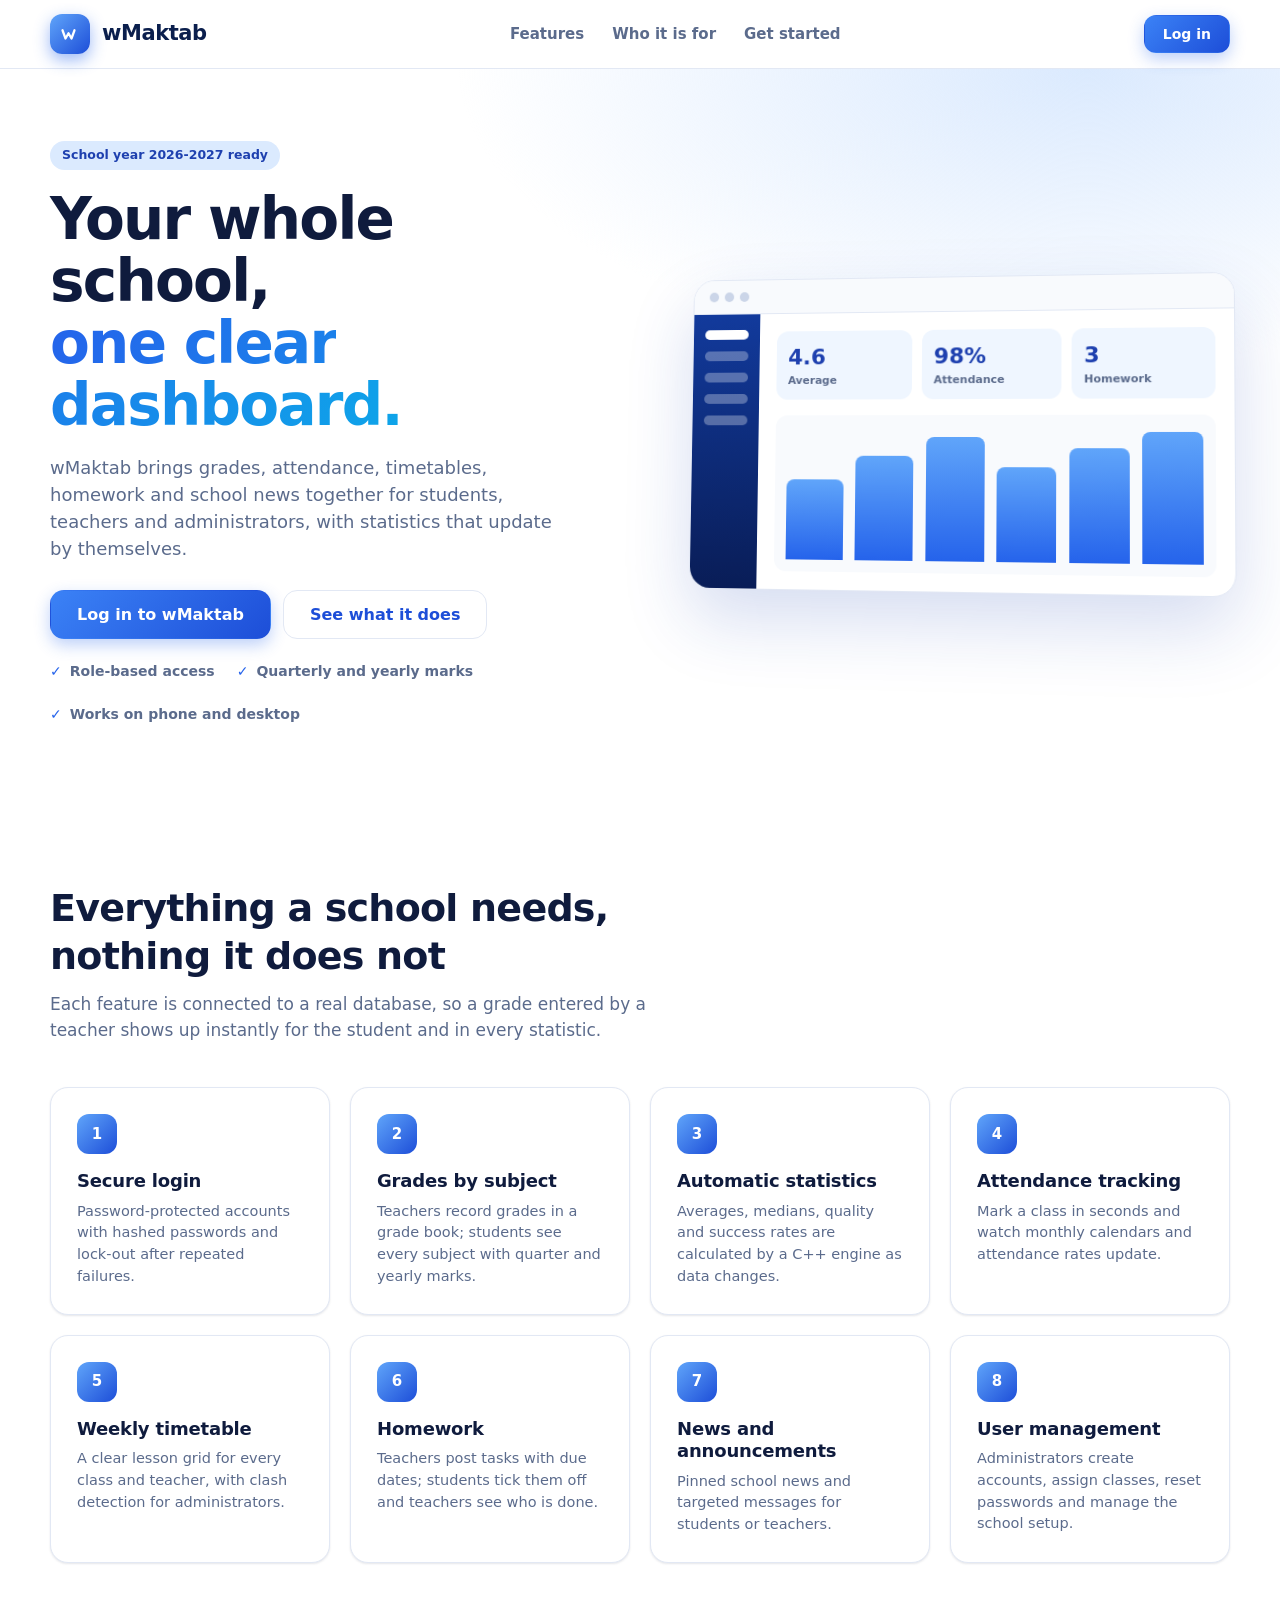
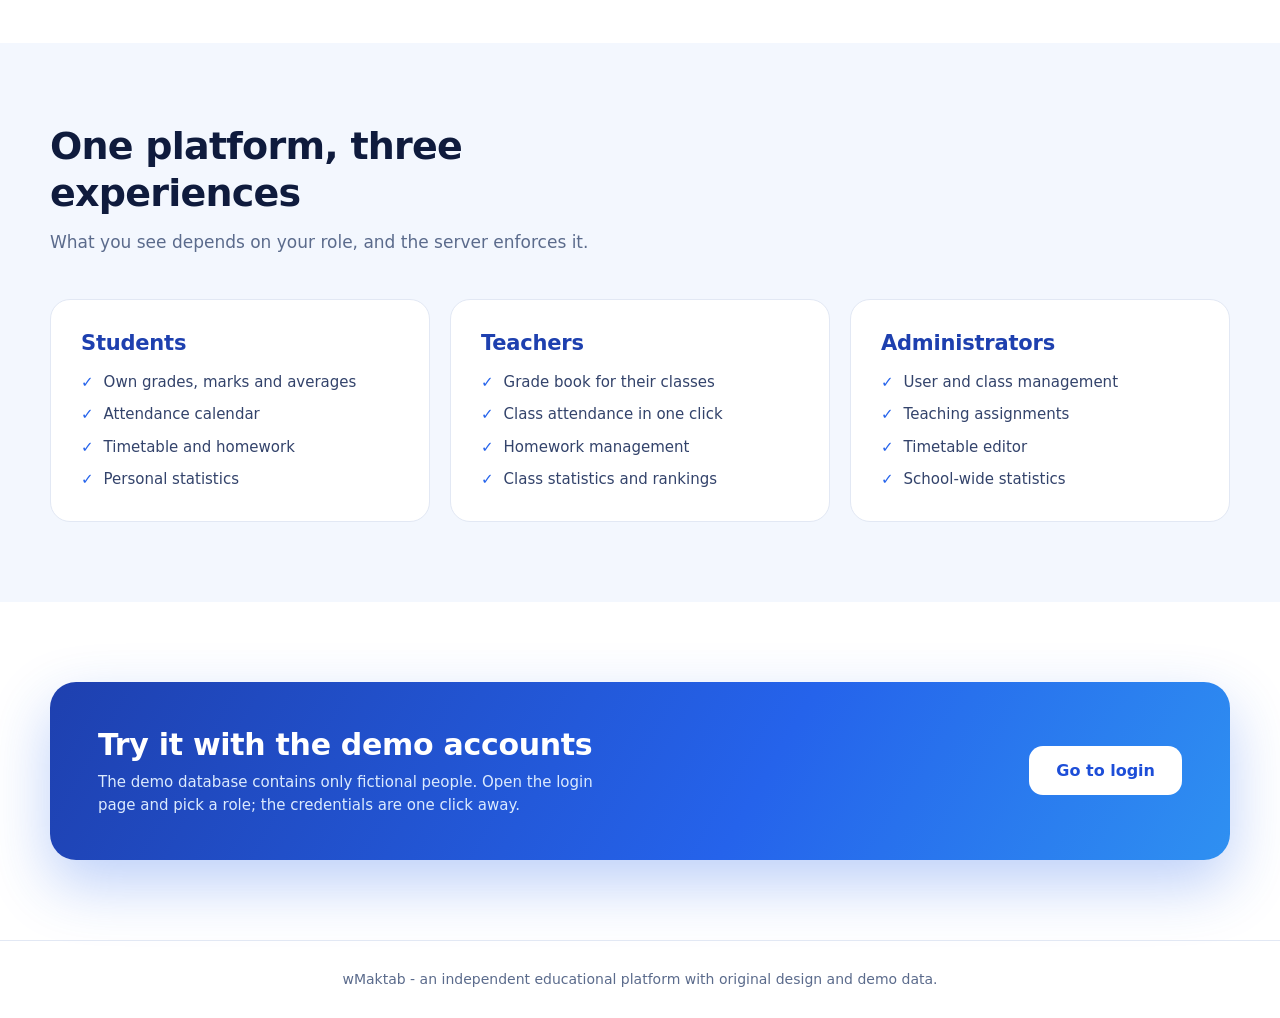
<file: index.html>
<!DOCTYPE html>
<html lang="en">
<head>
  <meta charset="utf-8">
  <meta name="viewport" content="width=device-width, initial-scale=1">
  <meta name="csrf-token" content="">
  <meta name="description" content="wMaktab is a modern electronic school platform: grades, attendance, timetable, homework and news in one place.">
  <title>wMaktab - Electronic school platform</title>
  <link rel="icon" type="image/svg+xml" href="favicon.svg">
  <link rel="stylesheet" href="css/style.css">
</head>
<body data-page="index" class="landing-body">

  <header class="l-nav">
    <a class="brand dark" href="index.html">
      <span class="brand-mark"><svg viewBox="0 0 64 64" aria-hidden="true"><path d="M12 22l8 22 8-14 8 14 8-22" fill="none" stroke="#fff" stroke-width="6" stroke-linecap="round" stroke-linejoin="round"/></svg></span>
      <span class="brand-name">wMaktab</span>
    </a>
    <nav class="l-links" aria-label="Main">
      <a href="#features">Features</a>
      <a href="#roles">Who it is for</a>
      <a href="#start">Get started</a>
    </nav>
    
      <a class="btn primary" href="login.html">Log in</a>
    
  </header>

  <main>
    <section class="l-hero">
      <div class="l-hero-text reveal">
        <span class="pill">School year 2026-2027 ready</span>
        <h1>Your whole school,<br><span class="grad">one clear dashboard.</span></h1>
        <p>wMaktab brings grades, attendance, timetables, homework and school news together for students, teachers and administrators, with statistics that update by themselves.</p>
        <div class="l-cta">
          
            <a class="btn primary lg" href="login.html">Log in to wMaktab</a>
          
          <a class="btn ghost lg" href="#features">See what it does</a>
        </div>
        <ul class="l-points">
          <li>Role-based access</li>
          <li>Quarterly and yearly marks</li>
          <li>Works on phone and desktop</li>
        </ul>
      </div>

      <div class="l-hero-art reveal" aria-hidden="true">
        <div class="mock">
          <div class="mock-bar"><i></i><i></i><i></i></div>
          <div class="mock-body">
            <div class="mock-side"><b></b><b></b><b></b><b></b><b></b></div>
            <div class="mock-main">
              <div class="mock-cards"><span>4.6<small>Average</small></span><span>98%<small>Attendance</small></span><span>3<small>Homework</small></span></div>
              <div class="mock-bars"><i style="--h:60%"></i><i style="--h:78%"></i><i style="--h:92%"></i><i style="--h:70%"></i><i style="--h:84%"></i><i style="--h:96%"></i></div>
            </div>
          </div>
        </div>
      </div>
    </section>

    <section id="features" class="l-section">
      <div class="l-head reveal">
        <h2>Everything a school needs, nothing it does not</h2>
        <p>Each feature is connected to a real database, so a grade entered by a teacher shows up instantly for the student and in every statistic.</p>
      </div>
      <div class="l-grid">
        <article class="l-card reveal"><span class="l-ico">1</span><h3>Secure login</h3><p>Password-protected accounts with hashed passwords and lock-out after repeated failures.</p></article>
        <article class="l-card reveal"><span class="l-ico">2</span><h3>Grades by subject</h3><p>Teachers record grades in a grade book; students see every subject with quarter and yearly marks.</p></article>
        <article class="l-card reveal"><span class="l-ico">3</span><h3>Automatic statistics</h3><p>Averages, medians, quality and success rates are calculated by a C++ engine as data changes.</p></article>
        <article class="l-card reveal"><span class="l-ico">4</span><h3>Attendance tracking</h3><p>Mark a class in seconds and watch monthly calendars and attendance rates update.</p></article>
        <article class="l-card reveal"><span class="l-ico">5</span><h3>Weekly timetable</h3><p>A clear lesson grid for every class and teacher, with clash detection for administrators.</p></article>
        <article class="l-card reveal"><span class="l-ico">6</span><h3>Homework</h3><p>Teachers post tasks with due dates; students tick them off and teachers see who is done.</p></article>
        <article class="l-card reveal"><span class="l-ico">7</span><h3>News and announcements</h3><p>Pinned school news and targeted messages for students or teachers.</p></article>
        <article class="l-card reveal"><span class="l-ico">8</span><h3>User management</h3><p>Administrators create accounts, assign classes, reset passwords and manage the school setup.</p></article>
      </div>
    </section>

    <section id="roles" class="l-section alt">
      <div class="l-head reveal">
        <h2>One platform, three experiences</h2>
        <p>What you see depends on your role, and the server enforces it.</p>
      </div>
      <div class="l-roles">
        <article class="l-role reveal"><h3>Students</h3><ul><li>Own grades, marks and averages</li><li>Attendance calendar</li><li>Timetable and homework</li><li>Personal statistics</li></ul></article>
        <article class="l-role reveal"><h3>Teachers</h3><ul><li>Grade book for their classes</li><li>Class attendance in one click</li><li>Homework management</li><li>Class statistics and rankings</li></ul></article>
        <article class="l-role reveal"><h3>Administrators</h3><ul><li>User and class management</li><li>Teaching assignments</li><li>Timetable editor</li><li>School-wide statistics</li></ul></article>
      </div>
    </section>

    <section id="start" class="l-section">
      <div class="l-start reveal">
        <div>
          <h2>Try it with the demo accounts</h2>
          <p>The demo database contains only fictional people. Open the login page and pick a role; the credentials are one click away.</p>
        </div>
        
          <a class="btn primary lg" href="login.html">Go to login</a>
        
      </div>
    </section>
  </main>

  <footer class="l-foot">
    <span>wMaktab - an independent educational platform with original design and demo data.</span>
  </footer>

  <script src="js/backend.js"></script>
  <script src="js/script.js"></script>
</body>
</html>
</file>
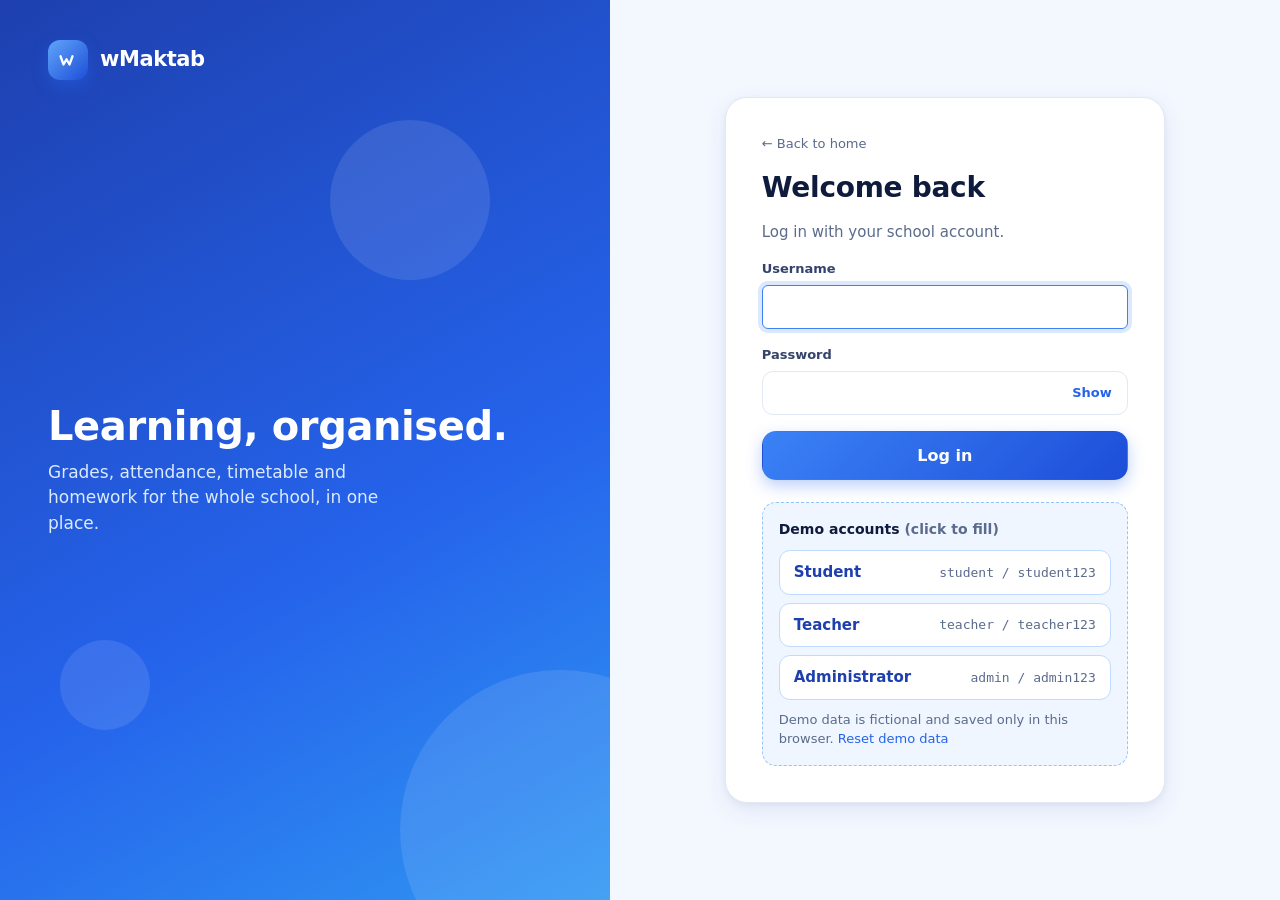
<file: dashboard.html>
<!DOCTYPE html>
<html lang="en">
<head>
  <meta charset="utf-8">
  <meta name="viewport" content="width=device-width, initial-scale=1">
  <meta name="csrf-token" content="">
  <title>Dashboard - wMaktab</title>
  <link rel="icon" type="image/svg+xml" href="favicon.svg">
  <link rel="stylesheet" href="css/style.css">
</head>
<body data-page="dashboard" data-role="">

  <div class="app" id="app">
    <aside class="sidebar" id="sidebar" aria-label="Sidebar">
      <a class="brand" href="#/dashboard">
        <span class="brand-mark"><svg viewBox="0 0 64 64" aria-hidden="true"><path d="M12 22l8 22 8-14 8 14 8-22" fill="none" stroke="#fff" stroke-width="6" stroke-linecap="round" stroke-linejoin="round"/></svg></span>
        <span class="brand-name">wMaktab</span>
      </a>

      <nav class="nav" id="nav" aria-label="Main navigation"></nav>

      <div class="side-foot">
        <div class="user-mini" id="user-mini"></div>
        <button class="btn side-logout" type="button" data-act="logout">
          <span id="logout-icon"></span> Log out
        </button>
      </div>
    </aside>
    <div class="scrim" id="scrim" data-act="close-menu"></div>

    <div class="main">
      <header class="topbar">
        <button class="icon-btn menu-btn" type="button" data-act="toggle-menu" aria-label="Open menu" id="menu-btn"></button>
        <h1 class="top-title" id="page-title">Dashboard</h1>
        <span class="spacer"></span>
        <span class="pill year-pill" id="year-pill"></span>
        <a class="user-chip" href="#/profile" id="user-chip" aria-label="My profile"></a>
      </header>

      <main class="view" id="view" tabindex="-1">
        <div class="skeleton-wrap">
          <div class="skeleton" style="height:120px"></div>
          <div class="skeleton" style="height:220px"></div>
        </div>
      </main>
    </div>
  </div>

  <div id="modal-root"></div>
  <div id="toasts" class="toasts" aria-live="polite"></div>

  <noscript><p style="padding:24px">wMaktab needs JavaScript to run.</p></noscript>
  <script src="js/backend.js"></script>
  <script src="js/script.js"></script>
</body>
</html>
</file>
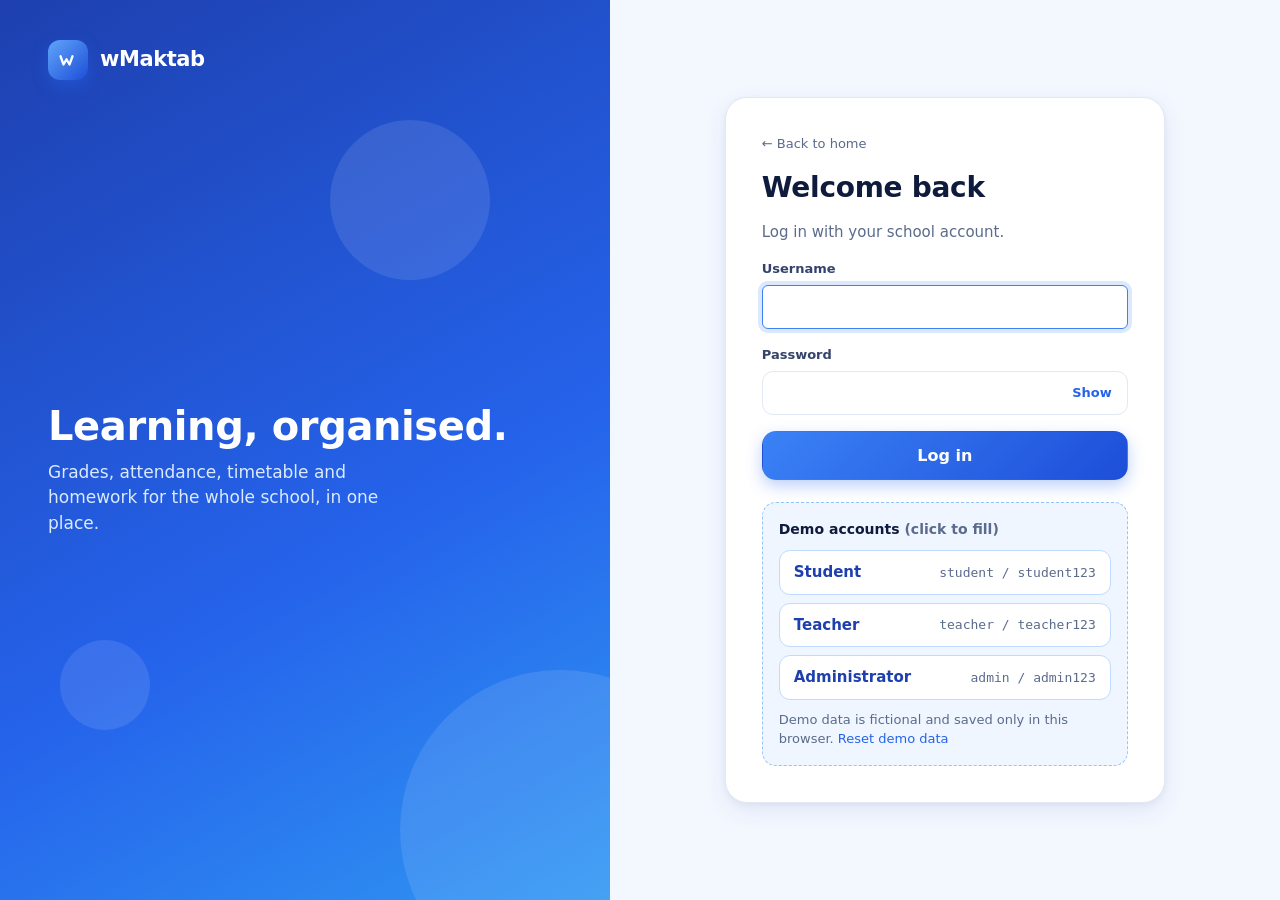
<file: login.html>
<!DOCTYPE html>
<html lang="en">
<head>
  <meta charset="utf-8">
  <meta name="viewport" content="width=device-width, initial-scale=1">
  <meta name="csrf-token" content="">
  <title>Log in - wMaktab</title>
  <link rel="icon" type="image/svg+xml" href="favicon.svg">
  <link rel="stylesheet" href="css/style.css">
</head>
<body data-page="login" class="auth-body">

  <div class="auth">
    <aside class="auth-side" aria-hidden="true">
      <a class="brand" href="index.html">
        <span class="brand-mark"><svg viewBox="0 0 64 64"><path d="M12 22l8 22 8-14 8 14 8-22" fill="none" stroke="#fff" stroke-width="6" stroke-linecap="round" stroke-linejoin="round"/></svg></span>
        <span class="brand-name">wMaktab</span>
      </a>
      <div class="auth-copy">
        <h2>Learning, organised.</h2>
        <p>Grades, attendance, timetable and homework for the whole school, in one place.</p>
      </div>
      <div class="auth-orbs"><i></i><i></i><i></i></div>
    </aside>

    <main class="auth-main">
      <form id="login-form" class="auth-card" autocomplete="on" novalidate>
        <a class="back-link" href="index.html">&larr; Back to home</a>
        <h1>Welcome back</h1>
        <p class="muted">Log in with your school account.</p>

        <div id="login-error" class="alert error" role="alert" hidden></div>

        <div class="field">
          <label for="username">Username</label>
          <input id="username" name="username" type="text" autocomplete="username" autocapitalize="none" spellcheck="false" required autofocus>
        </div>

        <div class="field">
          <label for="password">Password</label>
          <div class="pw-wrap">
            <input id="password" name="password" type="password" autocomplete="current-password" required>
            <button type="button" class="pw-toggle" id="pw-toggle" aria-label="Show password">Show</button>
          </div>
        </div>

        <button id="login-btn" class="btn primary lg block" type="submit">Log in</button>

        <div class="demo-box">
          <p class="demo-title">Demo accounts <span class="muted">(click to fill)</span></p>
          <div class="demo-list">
            <button type="button" class="demo-chip" data-demo-user="student" data-demo-pass="student123"><b>Student</b><span>student / student123</span></button>
            <button type="button" class="demo-chip" data-demo-user="teacher" data-demo-pass="teacher123"><b>Teacher</b><span>teacher / teacher123</span></button>
            <button type="button" class="demo-chip" data-demo-user="admin" data-demo-pass="admin123"><b>Administrator</b><span>admin / admin123</span></button>
          </div>
          <p class="muted small">Demo data is fictional and saved only in this browser. <a href="#" id="reset-demo">Reset demo data</a></p>
        </div>
      </form>
    </main>
  </div>

  <div id="toasts" class="toasts" aria-live="polite"></div>
  <script src="js/backend.js"></script>
  <script src="js/script.js"></script>
<script>
    document.getElementById("reset-demo").addEventListener("click",function(e){e.preventDefault();if(confirm("Delete all changes and restore the demo data?"))WM.reset();});
    WM.isLoggedIn().then(function(ok){if(ok)location.replace("dashboard.html");});
  </script>
</body>
</html>
</file>
<file: css/style.css>
/* =====================================================================
   wMaktab - design system
   Blue and white palette, modern sidebar layout, responsive, animated.
   ===================================================================== */
:root {
  --blue-50: #eff6ff;
  --blue-100: #dbeafe;
  --blue-200: #bfdbfe;
  --blue-300: #93c5fd;
  --blue-400: #60a5fa;
  --blue-500: #3b82f6;
  --blue-600: #2563eb;
  --blue-700: #1d4ed8;
  --blue-800: #1e40af;
  --blue-900: #1e3a8a;
  --navy: #0b1f4d;

  --bg: #f3f7fe;
  --surface: #ffffff;
  --surface-2: #f8fafd;
  --line: #e2e8f4;
  --text: #0f1b3d;
  --muted: #5b6b8c;

  --green: #16a34a;
  --green-bg: #dcfce7;
  --amber: #d97706;
  --amber-bg: #fef3c7;
  --red: #dc2626;
  --red-bg: #fee2e2;
  --indigo: #4f46e5;
  --indigo-bg: #e0e7ff;
  --sky: #0284c7;
  --sky-bg: #e0f2fe;

  --g5: #16a34a;
  --g4: #2563eb;
  --g3: #d97706;
  --g2: #ea580c;
  --g1: #dc2626;

  --radius: 16px;
  --radius-sm: 10px;
  --shadow-sm: 0 1px 2px rgba(15, 27, 61, .06), 0 1px 3px rgba(15, 27, 61, .05);
  --shadow: 0 8px 24px rgba(30, 64, 175, .08), 0 2px 6px rgba(15, 27, 61, .05);
  --shadow-lg: 0 24px 60px rgba(15, 27, 61, .22);
  --sidebar: 264px;
  --ease: cubic-bezier(.22, .8, .3, 1);
  --font: "Inter", "Segoe UI", system-ui, -apple-system, "Helvetica Neue", Arial, sans-serif;
}

*, *::before, *::after { box-sizing: border-box; }
html { -webkit-text-size-adjust: 100%; scroll-behavior: smooth; }
body {
  margin: 0; font-family: var(--font); font-size: 15px; line-height: 1.5;
  color: var(--text); background: var(--bg); -webkit-font-smoothing: antialiased;
}
body.modal-open { overflow: hidden; }
h1, h2, h3, h4, p { margin: 0; }
h1, h2, h3, h4 { line-height: 1.25; letter-spacing: -.01em; }
a { color: var(--blue-600); text-decoration: none; }
button, input, select, textarea { font: inherit; color: inherit; }
button { cursor: pointer; }
[hidden] { display: none !important; }
small { font-size: 12.5px; }
.muted { color: var(--muted); }
.small { font-size: 13px; }
.strong { font-weight: 600; }
.spacer { flex: 1; }
.grow { flex: 1; min-width: 0; }
.pre { white-space: pre-wrap; }
.c { text-align: center !important; }
.r { text-align: right !important; }
:focus-visible { outline: 3px solid var(--blue-300); outline-offset: 2px; border-radius: 6px; }

.ico { width: 18px; height: 18px; flex: none; }

/* ---------- Buttons ---------- */
.btn {
  display: inline-flex; align-items: center; justify-content: center; gap: 8px;
  padding: 10px 18px; border-radius: 12px; border: 1px solid transparent;
  font-weight: 600; font-size: 14px; line-height: 1.2; white-space: nowrap;
  transition: transform .15s var(--ease), box-shadow .2s, background .2s, border-color .2s, color .2s;
}
.btn:active { transform: translateY(1px) scale(.99); }
.btn:disabled, .btn.disabled { opacity: .55; cursor: not-allowed; }
.btn.primary { background: linear-gradient(135deg, var(--blue-500), var(--blue-700)); color: #fff; box-shadow: 0 6px 16px rgba(37, 99, 235, .3); }
.btn.primary:hover:not(:disabled) { box-shadow: 0 10px 22px rgba(37, 99, 235, .4); transform: translateY(-1px); }
.btn.ghost { background: var(--surface); border-color: var(--line); color: var(--blue-700); }
.btn.ghost:hover:not(:disabled) { background: var(--blue-50); border-color: var(--blue-200); }
.btn.danger { background: var(--red-bg); color: var(--red); border-color: #fecaca; }
.btn.danger:hover:not(:disabled) { background: #fecaca; }
.btn.sm { padding: 7px 12px; font-size: 13px; }
.btn.lg { padding: 14px 26px; font-size: 16px; border-radius: 14px; }
.btn.block { width: 100%; }

.icon-btn {
  display: inline-grid; place-items: center; width: 36px; height: 36px; border-radius: 10px;
  border: 1px solid transparent; background: transparent; color: var(--muted);
  transition: background .15s, color .15s;
}
.icon-btn:hover:not(:disabled) { background: var(--blue-50); color: var(--blue-700); }
.icon-btn.danger:hover { background: var(--red-bg); color: var(--red); }
.icon-btn.disabled, .icon-btn:disabled { opacity: .35; pointer-events: none; }
.link { background: none; border: 0; padding: 0; color: var(--blue-600); font-weight: 500; text-align: left; }
.link:hover { text-decoration: underline; }

/* ---------- Brand ---------- */
.brand { display: flex; align-items: center; gap: 12px; color: #fff; }
.brand-mark {
  width: 40px; height: 40px; border-radius: 12px; display: grid; place-items: center;
  background: linear-gradient(135deg, var(--blue-400), var(--blue-700));
  box-shadow: 0 6px 16px rgba(37, 99, 235, .45);
}
.brand-mark svg { width: 24px; height: 24px; }
.brand-name { font-size: 21px; font-weight: 800; letter-spacing: -.02em; }
.brand.dark { color: var(--navy); }

/* =====================================================================
   App shell
   ===================================================================== */
.app { display: flex; min-height: 100vh; }
.sidebar {
  position: fixed; inset: 0 auto 0 0; width: var(--sidebar); z-index: 40;
  display: flex; flex-direction: column; gap: 28px; padding: 22px 16px;
  background: linear-gradient(180deg, #123a9c 0%, #0c2a78 55%, #091d57 100%);
  color: #dbe7ff; transition: transform .3s var(--ease);
}
.sidebar .brand { padding: 0 8px; }
.nav { display: flex; flex-direction: column; gap: 4px; overflow-y: auto; flex: 1; margin: 0 -4px; padding: 0 4px; }
.nav a {
  position: relative; display: flex; align-items: center; gap: 12px; padding: 11px 14px;
  border-radius: 12px; color: #c4d6fb; font-weight: 500; transition: background .2s, color .2s, transform .2s var(--ease);
}
.nav a:hover { background: rgba(255, 255, 255, .09); color: #fff; transform: translateX(2px); }
.nav a.active { background: #fff; color: var(--blue-800); font-weight: 600; box-shadow: 0 8px 18px rgba(0, 0, 0, .18); }
.nav a.active .ico { color: var(--blue-600); }
.side-foot { display: flex; flex-direction: column; gap: 12px; padding-top: 14px; border-top: 1px solid rgba(255, 255, 255, .12); }
.user-mini { display: flex; align-items: center; gap: 12px; padding: 0 6px; min-width: 0; }
.user-mini > div { min-width: 0; }
.user-mini b { display: block; color: #fff; font-size: 14px; overflow: hidden; text-overflow: ellipsis; white-space: nowrap; }
.user-mini small { color: #9db8f0; }
.side-logout { background: rgba(255, 255, 255, .09); color: #fff; width: 100%; justify-content: flex-start; }
.side-logout:hover { background: rgba(255, 255, 255, .17); }
.scrim { position: fixed; inset: 0; background: rgba(8, 18, 50, .55); opacity: 0; pointer-events: none; transition: opacity .25s; z-index: 35; backdrop-filter: blur(2px); }
.scrim.show { opacity: 1; pointer-events: auto; }

.main { flex: 1; min-width: 0; margin-left: var(--sidebar); display: flex; flex-direction: column; }
.topbar {
  position: sticky; top: 0; z-index: 20; display: flex; align-items: center; gap: 14px;
  padding: 14px 32px; background: rgba(243, 247, 254, .86); backdrop-filter: blur(12px);
  border-bottom: 1px solid var(--line);
}
.top-title { font-size: 20px; font-weight: 700; }
.menu-btn { display: none; background: var(--surface); border-color: var(--line); }
.pill { display: inline-flex; align-items: center; padding: 5px 12px; border-radius: 999px; background: var(--blue-100); color: var(--blue-800); font-size: 12.5px; font-weight: 600; }
.user-chip { display: flex; align-items: center; gap: 10px; padding: 4px 14px 4px 4px; border-radius: 999px; background: var(--surface); border: 1px solid var(--line); color: var(--text); font-weight: 600; font-size: 14px; transition: box-shadow .2s; }
.user-chip:hover { box-shadow: var(--shadow-sm); }
.view { padding: 28px 32px 56px; max-width: 1360px; width: 100%; margin: 0 auto; outline: none; }
.view.enter > * { animation: rise .45s var(--ease) both; }
.view.enter > *:nth-child(2) { animation-delay: .04s; }
.view.enter > *:nth-child(3) { animation-delay: .08s; }
.view.enter > *:nth-child(4) { animation-delay: .12s; }
.view.enter > *:nth-child(5) { animation-delay: .16s; }
.view.enter > *:nth-child(n+6) { animation-delay: .2s; }
@keyframes rise { from { opacity: 0; transform: translateY(12px); } to { opacity: 1; transform: none; } }
.view > * + * { margin-top: 20px; }

.avatar {
  display: inline-grid; place-items: center; width: 40px; height: 40px; border-radius: 50%; flex: none;
  background: linear-gradient(135deg, var(--blue-400), var(--blue-700)); color: #fff; font-weight: 700; font-size: 14px;
}
.avatar.sm { width: 32px; height: 32px; font-size: 12px; }
.avatar.lg { width: 56px; height: 56px; font-size: 19px; }
.avatar.xl { width: 80px; height: 80px; font-size: 27px; }

/* ---------- Page heads, cards, grids ---------- */
.page-head { display: flex; align-items: flex-end; justify-content: space-between; gap: 16px; flex-wrap: wrap; }
.page-head h2 { font-size: 26px; font-weight: 800; }
.page-actions { display: flex; gap: 10px; flex-wrap: wrap; }
.card { background: var(--surface); border: 1px solid var(--line); border-radius: var(--radius); padding: 22px; box-shadow: var(--shadow-sm); min-width: 0; }
.card-head { display: flex; align-items: center; justify-content: space-between; gap: 12px; margin-bottom: 16px; flex-wrap: wrap; }
.card-head h3 { font-size: 16.5px; font-weight: 700; }
.grid { display: grid; gap: 20px; }
.grid.cols-2 { grid-template-columns: repeat(2, minmax(0, 1fr)); }
.grid.cols-3 { grid-template-columns: repeat(3, minmax(0, 1fr)); }
.grid.cols-4 { grid-template-columns: repeat(4, minmax(0, 1fr)); }
.stat-row { grid-template-columns: repeat(auto-fit, minmax(190px, 1fr)); }
.stack { display: flex; flex-direction: column; gap: 16px; }
.stack > .card { margin: 0; }
.error-card { border-color: #fecaca; background: #fff7f7; }
.error-card .btn { margin-top: 14px; }

.hero {
  position: relative; overflow: hidden; display: flex; align-items: center; justify-content: space-between;
  padding: 30px 32px; border-radius: 20px; color: #fff;
  background: linear-gradient(120deg, var(--blue-800) 0%, var(--blue-600) 55%, #38bdf8 130%);
  box-shadow: 0 16px 40px rgba(37, 99, 235, .3);
}
.hero h2 { font-size: 28px; font-weight: 800; }
.hero p { margin-top: 6px; color: #dbeafe; }
.hero-art i { position: absolute; border-radius: 50%; background: rgba(255, 255, 255, .12); animation: float 9s ease-in-out infinite; }
.hero-art i:nth-child(1) { width: 180px; height: 180px; right: -40px; top: -60px; }
.hero-art i:nth-child(2) { width: 110px; height: 110px; right: 130px; bottom: -50px; animation-delay: -3s; }
.hero-art i:nth-child(3) { width: 60px; height: 60px; right: 260px; top: 18px; animation-delay: -6s; background: rgba(255, 255, 255, .08); }
@keyframes float { 0%, 100% { transform: translateY(0); } 50% { transform: translateY(-14px); } }

/* ---------- Stat cards ---------- */
.stat { display: flex; align-items: center; gap: 16px; padding: 18px 20px; transition: transform .25s var(--ease), box-shadow .25s; }
.stat:hover { transform: translateY(-3px); box-shadow: var(--shadow); }
.stat-icon { width: 48px; height: 48px; border-radius: 14px; display: grid; place-items: center; flex: none; background: var(--blue-100); color: var(--blue-700); }
.stat-icon .ico { width: 24px; height: 24px; }
.stat.green .stat-icon { background: var(--green-bg); color: var(--green); }
.stat.amber .stat-icon { background: var(--amber-bg); color: var(--amber); }
.stat.red .stat-icon { background: var(--red-bg); color: var(--red); }
.stat.indigo .stat-icon { background: var(--indigo-bg); color: var(--indigo); }
.stat.sky .stat-icon { background: var(--sky-bg); color: var(--sky); }
.stat-label { color: var(--muted); font-size: 13px; font-weight: 500; }
.stat-value { font-size: 28px; font-weight: 800; letter-spacing: -.02em; line-height: 1.15; }
.stat-hint { color: var(--muted); font-size: 12.5px; margin-top: 2px; }
.grid.mini .stat { padding: 14px; }
.grid.mini .stat-value { font-size: 22px; }

/* ---------- Grade chips ---------- */
.gc {
  display: inline-grid; place-items: center; min-width: 30px; height: 30px; padding: 0 8px; border-radius: 9px;
  color: #fff; font-weight: 700; font-size: 14px; border: 0; transition: transform .15s var(--ease), box-shadow .15s;
}
button.gc:hover { transform: translateY(-2px) scale(1.06); box-shadow: 0 6px 14px rgba(15, 27, 61, .25); }
.gc.g5, .gc-lg.g5, .bar-fill.g5, .hbar-fill.g5, .gp.g5 span { background: var(--g5); }
.gc.g4, .gc-lg.g4, .bar-fill.g4, .hbar-fill.g4, .gp.g4 span { background: var(--g4); }
.gc.g3, .gc-lg.g3, .bar-fill.g3, .hbar-fill.g3, .gp.g3 span { background: var(--g3); }
.gc.g2, .gc-lg.g2, .bar-fill.g2, .hbar-fill.g2, .gp.g2 span { background: var(--g2); }
.gc.g1, .gc-lg.g1, .bar-fill.g1, .hbar-fill.g1, .gp.g1 span { background: var(--g1); }
.gc.add { background: var(--blue-50); color: var(--blue-600); border: 1.5px dashed var(--blue-300); padding: 0; width: 30px; }
.gc.add .ico { width: 16px; height: 16px; }
.gc-lg { display: inline-block; padding: 3px 11px; border-radius: 9px; color: #fff; font-weight: 700; min-width: 48px; text-align: center; }
.grade-chips { display: flex; flex-wrap: wrap; gap: 6px; align-items: center; }
.mark-cell { display: inline-flex; align-items: center; gap: 8px; }
.mark-cell small { color: var(--muted); }

/* ---------- Badges ---------- */
.badge { display: inline-flex; align-items: center; gap: 5px; padding: 3px 10px; border-radius: 999px; font-size: 12px; font-weight: 600; background: var(--blue-100); color: var(--blue-800); }
.badge .ico { width: 13px; height: 13px; }
.badge.b-blue { background: var(--blue-100); color: var(--blue-800); }
.badge.b-gray { background: #eceff6; color: #4a5878; }
.badge.b-green { background: var(--green-bg); color: #15803d; }
.badge.b-amber { background: var(--amber-bg); color: #b45309; }
.badge.b-red { background: var(--red-bg); color: #b91c1c; }
.badge.b-indigo { background: var(--indigo-bg); color: #3730a3; }
.badge.st-present { background: var(--green-bg); color: #15803d; }
.badge.st-late { background: var(--amber-bg); color: #b45309; }
.badge.st-excused { background: var(--sky-bg); color: #0369a1; }
.badge.st-absent { background: var(--red-bg); color: #b91c1c; }
.badges, .tags { display: flex; gap: 8px; flex-wrap: wrap; }

/* ---------- Lists ---------- */
.list { list-style: none; margin: 0; padding: 0; display: flex; flex-direction: column; }
.list > li { padding: 11px 0; border-bottom: 1px solid var(--line); }
.list > li:last-child { border-bottom: 0; padding-bottom: 0; }
.list > li:first-child { padding-top: 0; }
.list .row, .list .lesson { display: flex; align-items: center; gap: 14px; }
.list .row.between { justify-content: space-between; }
.list small { display: block; color: var(--muted); }
.lesson-no { width: 34px; height: 34px; border-radius: 10px; display: grid; place-items: center; background: var(--blue-100); color: var(--blue-800); font-weight: 700; flex: none; }
.who { display: flex; align-items: center; gap: 12px; }
.who small { display: block; color: var(--muted); }

/* ---------- Tables ---------- */
.table-wrap { overflow-x: auto; margin: 0 -4px; padding: 0 4px; }
.table { width: 100%; border-collapse: collapse; font-size: 14px; }
.table th { text-align: left; padding: 10px 12px; font-size: 12px; font-weight: 700; text-transform: uppercase; letter-spacing: .04em; color: var(--muted); background: var(--surface-2); border-bottom: 1px solid var(--line); white-space: nowrap; }
.table th:first-child { border-radius: 10px 0 0 10px; }
.table th:last-child { border-radius: 0 10px 10px 0; }
.table td { padding: 12px; border-bottom: 1px solid var(--line); vertical-align: middle; }
.table tbody tr { transition: background .15s; }
.table tbody tr:hover { background: var(--blue-50); }
.table tbody tr:last-child td { border-bottom: 0; }
.table small { display: block; color: var(--muted); }
tr.inactive td { opacity: .55; }
.note { margin-top: 14px; }
.row-actions { display: flex; align-items: center; gap: 4px; justify-content: flex-end; flex-wrap: wrap; }

/* ---------- Toolbar / filters ---------- */
.toolbar { display: flex; align-items: flex-end; gap: 16px; flex-wrap: wrap; padding: 16px 20px; }
.filters { display: flex; gap: 10px; flex-wrap: wrap; }

/* ---------- Forms ---------- */
.field { display: flex; flex-direction: column; gap: 6px; min-width: 0; }
.field label, .field > label { font-size: 13px; font-weight: 600; color: #33436b; }
.field .req { color: var(--red); font-style: normal; }
.hint { color: var(--muted); }
.field.inline { min-width: 150px; }
.field.inline.grow { flex: 1; min-width: 200px; }
input, select, textarea {
  width: 100%; padding: 10px 12px; border: 1.5px solid var(--line); border-radius: 11px; background: #fff;
  transition: border-color .15s, box-shadow .15s; min-height: 42px;
}
textarea { resize: vertical; min-height: 90px; }
input:hover, select:hover, textarea:hover { border-color: var(--blue-300); }
input:focus, select:focus, textarea:focus { outline: none; border-color: var(--blue-500); box-shadow: 0 0 0 4px rgba(59, 130, 246, .18); }
input[type=radio], input[type=checkbox] { width: auto; min-height: 0; }
.form-grid { display: grid; grid-template-columns: repeat(2, minmax(0, 1fr)); gap: 16px; }
.form-grid .full { grid-column: 1 / -1; }
.form-intro { margin-bottom: 14px; }
.check { display: flex; align-items: center; gap: 10px; font-weight: 500; }
.check input { width: 18px; height: 18px; accent-color: var(--blue-600); }
.inline-form, .assign-form { display: flex; gap: 10px; margin-bottom: 16px; flex-wrap: wrap; }
.inline-form input { flex: 1; min-width: 140px; }
.assign-form select { flex: 1; min-width: 150px; }

.grade-picker { display: flex; gap: 10px; }
.gp { position: relative; cursor: pointer; }
.gp input { position: absolute; opacity: 0; inset: 0; }
.gp span { display: grid; place-items: center; width: 50px; height: 50px; border-radius: 14px; color: #fff; font-weight: 800; font-size: 20px; opacity: .45; transform: scale(.94); transition: all .18s var(--ease); }
.gp:hover span { opacity: .8; }
.gp input:checked + span { opacity: 1; transform: scale(1.08); box-shadow: 0 8px 18px rgba(15, 27, 61, .3); }
.gp input:focus-visible + span { outline: 3px solid var(--blue-300); outline-offset: 2px; }

.alert { padding: 11px 14px; border-radius: 11px; font-size: 14px; }
.alert.error { background: var(--red-bg); color: #991b1b; border: 1px solid #fecaca; }
.alert.info { background: var(--blue-50); color: var(--blue-800); border: 1px solid var(--blue-200); margin-bottom: 14px; }
.sub-h { margin: 22px 0 12px; font-size: 15px; }

/* ---------- Tabs ---------- */
.tabs { display: flex; gap: 6px; padding: 5px; background: var(--surface); border: 1px solid var(--line); border-radius: 14px; width: fit-content; max-width: 100%; overflow-x: auto; }
.tab { border: 0; background: transparent; padding: 9px 16px; border-radius: 10px; font-weight: 600; color: var(--muted); white-space: nowrap; transition: all .18s; }
.tab:hover { color: var(--blue-700); }
.tab.active { background: var(--blue-600); color: #fff; box-shadow: 0 4px 12px rgba(37, 99, 235, .3); }
.count-pill { display: inline-block; min-width: 20px; padding: 0 6px; border-radius: 99px; background: rgba(255, 255, 255, .25); font-size: 12px; margin-left: 4px; }
.tab:not(.active) .count-pill { background: var(--blue-100); color: var(--blue-800); }

/* ---------- Charts ---------- */
.bars { display: flex; align-items: flex-end; gap: 12px; height: 220px; padding-top: 6px; }
.bar-col { flex: 1; min-width: 0; display: flex; flex-direction: column; align-items: center; height: 100%; gap: 6px; }
.bar-value { font-size: 12px; font-weight: 700; color: var(--muted); }
.bar-track { flex: 1; width: 100%; max-width: 54px; display: flex; align-items: flex-end; background: var(--surface-2); border-radius: 10px; overflow: hidden; }
.bar-fill { width: 100%; height: var(--h); background: var(--blue-500); border-radius: 10px 10px 0 0; transform-origin: bottom; animation: grow .8s var(--ease) both; animation-delay: var(--d); }
@keyframes grow { from { transform: scaleY(0); } to { transform: scaleY(1); } }
.bar-label { font-size: 11px; color: var(--muted); text-align: center; line-height: 1.2; max-width: 100%; overflow: hidden; text-overflow: ellipsis; white-space: nowrap; }
.hbars { display: flex; flex-direction: column; gap: 12px; }
.hbar { display: grid; grid-template-columns: 70px 1fr 90px; align-items: center; gap: 12px; font-size: 13.5px; }
.hbar-track { height: 12px; background: var(--surface-2); border-radius: 99px; overflow: hidden; }
.hbar-fill { height: 100%; width: var(--w); border-radius: 99px; background: var(--blue-500); transform-origin: left; animation: growx .8s var(--ease) both; animation-delay: var(--d); }
@keyframes growx { from { transform: scaleX(0); } to { transform: scaleX(1); } }
.hbar-val { text-align: right; font-weight: 700; }
.hbar-val small { color: var(--muted); font-weight: 500; }
.line-chart { width: 100%; height: auto; display: block; }
.grid-line { stroke: var(--line); stroke-width: 1; }
.axis { fill: var(--muted); font-size: 11px; }
.lc-line { stroke: var(--blue-600); stroke-width: 3; stroke-linecap: round; stroke-linejoin: round; stroke-dasharray: 1; stroke-dashoffset: 1; animation: draw 1.2s var(--ease) .1s forwards; }
@keyframes draw { to { stroke-dashoffset: 0; } }
.lc-area { opacity: 0; animation: fadein .8s ease .6s forwards; }
@keyframes fadein { to { opacity: 1; } }
.lc-dot { fill: #fff; stroke: var(--blue-600); stroke-width: 3; }
.lc-val { fill: var(--text); font-size: 12px; font-weight: 700; }
.donut-wrap { display: flex; align-items: center; gap: 28px; flex-wrap: wrap; justify-content: center; }
.donut { width: 190px; height: 190px; transform: rotate(0deg); }
.donut-track { stroke: var(--surface-2); }
.donut-seg { animation: fadein .8s ease both; }
.donut-num { font-size: 7px; font-weight: 800; fill: var(--text); }
.donut-sub { font-size: 3px; fill: var(--muted); }
.donut-seg.st-present, .dot.st-present, .cal-day.st-present { stroke: var(--green); background: var(--green); }
.donut-seg.st-late, .dot.st-late, .cal-day.st-late { stroke: #f59e0b; background: #f59e0b; }
.donut-seg.st-excused, .dot.st-excused, .cal-day.st-excused { stroke: #0ea5e9; background: #0ea5e9; }
.donut-seg.st-absent, .dot.st-absent, .cal-day.st-absent { stroke: var(--red); background: var(--red); }
.donut-seg { background: none !important; }
.legend { list-style: none; margin: 0; padding: 0; display: flex; flex-direction: column; gap: 8px; }
.legend li { display: flex; align-items: center; gap: 10px; font-size: 14px; }
.legend b { margin-left: auto; padding-left: 16px; }
.legend.inline { flex-direction: row; flex-wrap: wrap; gap: 14px; margin-top: 16px; justify-content: center; }
.legend.inline li { font-size: 13px; }
.dot { width: 11px; height: 11px; border-radius: 50%; display: inline-block; flex: none; }

/* ---------- Calendar ---------- */
.cal-head, .cal-grid { display: grid; grid-template-columns: repeat(7, 1fr); gap: 6px; }
.cal-head span { text-align: center; font-size: 12px; font-weight: 600; color: var(--muted); padding-bottom: 6px; }
.cal-day { aspect-ratio: 1; border-radius: 10px; display: grid; place-items: center; font-size: 13px; font-weight: 600; background: var(--surface-2); color: var(--muted); }
.cal-day.blank { background: none; }
.cal-day.weekend { background: transparent; color: #b4bfd6; }
.cal-day[class*="st-"] { color: #fff; }
.cal-day.today { box-shadow: 0 0 0 2px var(--blue-600); }

/* ---------- Attendance roster ---------- */
.roster { display: flex; flex-direction: column; }
.roster-row { display: grid; grid-template-columns: minmax(150px, 1.1fr) auto minmax(140px, 1fr); gap: 14px; align-items: center; padding: 12px 0; border-bottom: 1px solid var(--line); }
.roster-row:last-child { border-bottom: 0; }
.roster-row .name { font-weight: 600; }
.seg { display: inline-flex; padding: 4px; background: var(--surface-2); border: 1px solid var(--line); border-radius: 12px; gap: 2px; }
.seg-opt { position: relative; cursor: pointer; }
.seg-opt input { position: absolute; opacity: 0; inset: 0; }
.seg-opt span { display: block; padding: 7px 13px; border-radius: 9px; font-size: 13px; font-weight: 600; color: var(--muted); transition: all .15s; }
.seg-opt:hover span { color: var(--text); }
.seg-opt.st-present input:checked + span { background: var(--green); color: #fff; }
.seg-opt.st-late input:checked + span { background: #f59e0b; color: #fff; }
.seg-opt.st-excused input:checked + span { background: #0ea5e9; color: #fff; }
.seg-opt.st-absent input:checked + span { background: var(--red); color: #fff; }
.seg-opt input:focus-visible + span { outline: 3px solid var(--blue-300); }
.seg-opt.st-present, .seg-opt.st-late, .seg-opt.st-excused, .seg-opt.st-absent { background: none; border: 0; }

/* ---------- Timetable ---------- */
.tt { width: 100%; border-collapse: separate; border-spacing: 8px; min-width: 760px; }
.tt th { font-size: 13px; font-weight: 700; color: var(--muted); padding: 6px; text-align: center; }
.tt th.today { color: var(--blue-700); }
.tt-time { white-space: nowrap; text-align: left !important; }
.tt-time b { display: block; font-size: 15px; color: var(--text); }
.tt-time small { font-weight: 500; }
.tt td { padding: 0; vertical-align: top; }
.tt-cell { display: flex; flex-direction: column; justify-content: center; gap: 2px; width: 100%; min-height: 66px; padding: 10px 12px; border-radius: 12px; text-align: left; border: 1.5px solid transparent; font-size: 13.5px; }
.tt-cell small { color: var(--muted); }
.tt-cell.filled { background: var(--blue-50); border-color: var(--blue-100); color: var(--blue-900); }
.tt-cell.filled.today { background: var(--blue-600); border-color: var(--blue-600); color: #fff; box-shadow: 0 8px 18px rgba(37, 99, 235, .3); }
.tt-cell.filled.today small { color: #dbeafe; }
.tt-cell.free { background: var(--surface-2); color: #b4bfd6; align-items: center; }
button.tt-cell { cursor: pointer; transition: transform .15s var(--ease), box-shadow .15s; }
button.tt-cell:hover { transform: translateY(-2px); box-shadow: var(--shadow); }
button.tt-cell.free:hover { border-color: var(--blue-300); color: var(--blue-600); }
.tt-empty .ico { width: 20px; height: 20px; }

/* ---------- Homework ---------- */
.hw { display: flex; gap: 20px; align-items: center; justify-content: space-between; transition: box-shadow .2s, transform .2s var(--ease); }
.hw:hover { box-shadow: var(--shadow); transform: translateY(-2px); }
.hw-main { flex: 1; min-width: 0; display: flex; flex-direction: column; gap: 8px; }
.hw-main h3 { font-size: 17px; }
.hw-tags { display: flex; gap: 8px; flex-wrap: wrap; }
.hw.done { opacity: .75; }
.hw.done h3 { text-decoration: line-through; text-decoration-color: var(--muted); }
.hw.overdue { border-left: 4px solid var(--red); }
.hw-side { flex: none; }
.progress { height: 8px; background: var(--surface-2); border-radius: 99px; overflow: hidden; margin-top: 4px; }
.progress-bar { height: 100%; width: var(--w); border-radius: 99px; background: linear-gradient(90deg, var(--blue-400), var(--blue-600)); animation: growx .9s var(--ease) both; transform-origin: left; }

/* ---------- Announcements ---------- */
.ann { display: flex; flex-direction: column; gap: 8px; }
.ann-list { display: flex; flex-direction: column; gap: 14px; }
.ann-list .ann { padding: 14px 16px; border: 1px solid var(--line); border-radius: 12px; background: var(--surface-2); }
.ann.pinned { border-left: 4px solid var(--blue-500); }
.ann-top { display: flex; justify-content: space-between; align-items: center; gap: 10px; min-height: 28px; }
.ann-badges { display: flex; gap: 6px; flex-wrap: wrap; }
.ann h3 { font-size: 17px; }
.ann p { color: #33436b; white-space: pre-wrap; }
.ann p.clamp { display: -webkit-box; -webkit-line-clampcdccccccc  : 2; -webkit-box-orient: vertical; overflow: hidden; }

/* ---------- Profile ---------- */
.profile-head { display: flex; align-items: center; gap: 20px; flex-wrap: wrap; }
.profile-head.compact { gap: 16px; margin-bottom: 16px; }
.profile-head h2 { font-size: 24px; }
.info-grid { display: grid; grid-template-columns: repeat(auto-fit, minmax(220px, 1fr)); gap: 16px 24px; margin: 0; }
.info-grid dt { font-size: 12px; font-weight: 700; text-transform: uppercase; letter-spacing: .04em; color: var(--muted); }
.info-grid dd { margin: 2px 0 0; font-weight: 500; word-break: break-word; }

/* ---------- Empty and skeleton ---------- */
.empty { text-align: center; padding: 28px 12px; color: var(--muted); }
.empty-ico { width: 52px; height: 52px; margin: 0 auto 10px; border-radius: 16px; display: grid; place-items: center; background: var(--blue-50); color: var(--blue-500); }
.empty-ico .ico { width: 26px; height: 26px; }
.empty p { font-weight: 600; color: var(--text); }
.skeleton-wrap { display: flex; flex-direction: column; gap: 20px; }
.skeleton { border-radius: var(--radius); background: linear-gradient(90deg, #e7eefb 25%, #f3f7fe 50%, #e7eefb 75%); background-size: 200% 100%; animation: shimmer 1.3s infinite linear; }
@keyframes shimmer { to { background-position: -200% 0; } }

/* ---------- Modal, toasts ---------- */
.modal-backdrop { position: fixed; inset: 0; z-index: 100; display: flex; align-items: center; justify-content: center; padding: 20px; background: rgba(8, 18, 50, .55); backdrop-filter: blur(3px); animation: fadein2 .2s ease both; }
.modal-backdrop.confirm { z-index: 120; }
@keyframes fadein2 { from { opacity: 0; } to { opacity: 1; } }
.modal { width: 100%; max-width: 560px; max-height: calc(100vh - 40px); overflow-y: auto; background: var(--surface); border-radius: 20px; box-shadow: var(--shadow-lg); animation: pop .28s var(--ease) both; }
.modal.wide { max-width: 860px; }
.modal.small { max-width: 420px; }
@keyframes pop { from { opacity: 0; transform: translateY(16px) scale(.97); } to { opacity: 1; transform: none; } }
.modal-head { display: flex; align-items: center; justify-content: space-between; gap: 12px; padding: 18px 24px; border-bottom: 1px solid var(--line); position: sticky; top: 0; background: var(--surface); z-index: 1; }
.modal-head h3 { font-size: 18px; }
.modal-body { padding: 22px 24px 24px; }
.modal.small .modal-body h3 { margin-bottom: 8px; }
.modal.small .modal-body p { color: var(--muted); }
.modal-actions { display: flex; align-items: center; gap: 10px; margin-top: 22px; flex-wrap: wrap; justify-content: flex-end; }
.form .alert { margin-top: 16px; }

.toasts { position: fixed; right: 20px; bottom: 20px; z-index: 200; display: flex; flex-direction: column; gap: 10px; pointer-events: none; }
.toast { padding: 12px 18px; border-radius: 12px; background: var(--navy); color: #fff; font-weight: 500; box-shadow: var(--shadow-lg); max-width: 360px; opacity: 0; transform: translateY(12px); transition: all .3s var(--ease); }
.toast.show { opacity: 1; transform: none; }
.toast.success { background: #166534; }
.toast.error { background: #b91c1c; }

/* =====================================================================
   Login page
   ===================================================================== */
.auth-body { background: #fff; }
.auth { display: grid; grid-template-columns: minmax(340px, 1fr) minmax(420px, 1.1fr); min-height: 100vh; }
.auth-side { position: relative; overflow: hidden; display: flex; flex-direction: column; justify-content: space-between; padding: 40px 48px; color: #fff; background: linear-gradient(150deg, #1e40af, #2563eb 60%, #38bdf8 130%); }
.auth-copy h2 { font-size: 40px; font-weight: 800; line-height: 1.1; }
.auth-copy p { margin-top: 12px; max-width: 360px; color: #dbeafe; font-size: 17px; }
.auth-orbs i { position: absolute; border-radius: 50%; background: rgba(255, 255, 255, .1); animation: float 10s ease-in-out infinite; }
.auth-orbs i:nth-child(1) { width: 320px; height: 320px; right: -110px; bottom: -90px; }
.auth-orbs i:nth-child(2) { width: 160px; height: 160px; right: 120px; top: 120px; animation-delay: -4s; }
.auth-orbs i:nth-child(3) { width: 90px; height: 90px; left: 60px; bottom: 170px; animation-delay: -7s; }
.auth-main { display: grid; place-items: center; padding: 32px 24px; background: var(--bg); }
.auth-card { width: 100%; max-width: 440px; background: #fff; padding: 36px; border-radius: 22px; border: 1px solid var(--line); box-shadow: var(--shadow); animation: rise .5s var(--ease) both; display: flex; flex-direction: column; gap: 16px; }
.auth-card h1 { font-size: 28px; font-weight: 800; }
.back-link { font-size: 13px; color: var(--muted); }
.back-link:hover { color: var(--blue-600); }
.pw-wrap { position: relative; }
.pw-wrap input { padding-right: 64px; }
.pw-toggle { position: absolute; right: 8px; top: 50%; transform: translateY(-50%); border: 0; background: none; color: var(--blue-600); font-weight: 600; font-size: 13px; padding: 6px 8px; border-radius: 8px; }
.pw-toggle:hover { background: var(--blue-50); }
.shake { animation: shake .4s; }
@keyframes shake { 20%, 60% { transform: translateX(-6px); } 40%, 80% { transform: translateX(6px); } }
.demo-box { margin-top: 6px; padding: 16px; border-radius: 14px; background: var(--blue-50); border: 1px dashed var(--blue-300); display: flex; flex-direction: column; gap: 10px; }
.demo-title { font-weight: 700; font-size: 14px; }
.demo-list { display: grid; gap: 8px; }
.demo-chip { display: flex; justify-content: space-between; align-items: center; gap: 10px; padding: 10px 14px; border: 1px solid var(--blue-200); border-radius: 11px; background: #fff; text-align: left; transition: all .18s var(--ease); }
.demo-chip:hover { border-color: var(--blue-500); transform: translateX(3px); box-shadow: var(--shadow-sm); }
.demo-chip b { color: var(--blue-800); }
.demo-chip span { color: var(--muted); font-size: 13px; font-family: ui-monospace, SFMono-Regular, Menlo, monospace; }

/* =====================================================================
   Landing page
   ===================================================================== */
.landing-body { background: #fff; }
.l-nav { position: sticky; top: 0; z-index: 30; display: flex; align-items: center; justify-content: space-between; gap: 20px; padding: 14px max(24px, calc((100vw - 1180px) / 2)); background: rgba(255, 255, 255, .88); backdrop-filter: blur(12px); border-bottom: 1px solid var(--line); }
.l-links { display: flex; gap: 28px; }
.l-links a { color: var(--muted); font-weight: 600; }
.l-links a:hover { color: var(--blue-600); }
.l-hero { display: grid; grid-template-columns: 1.05fr 1fr; gap: 56px; align-items: center; padding: 72px max(24px, calc((100vw - 1180px) / 2)) 80px; background: radial-gradient(900px 420px at 85% 0%, var(--blue-100), transparent 70%), #fff; }
.l-hero h1 { font-size: clamp(36px, 5vw, 58px); font-weight: 800; line-height: 1.07; margin: 18px 0; letter-spacing: -.03em; }
.grad { background: linear-gradient(120deg, var(--blue-600), #0ea5e9); -webkit-background-clip: text; background-clip: text; color: transparent; }
.l-hero p { font-size: 18px; color: var(--muted); max-width: 520px; }
.l-cta { display: flex; gap: 12px; margin: 28px 0 22px; flex-wrap: wrap; }
.l-points { list-style: none; padding: 0; margin: 0; display: flex; gap: 22px; flex-wrap: wrap; color: var(--muted); font-weight: 600; font-size: 14px; }
.l-points li::before { content: "\2713"; color: var(--blue-600); margin-right: 8px; font-weight: 800; }
.mock { background: #fff; border-radius: 22px; border: 1px solid var(--line); box-shadow: 0 30px 70px rgba(30, 64, 175, .18); overflow: hidden; transform: perspective(1200px) rotateY(-7deg) rotateX(3deg); animation: float 8s ease-in-out infinite; }
.mock-bar { display: flex; gap: 6px; padding: 12px 16px; background: var(--surface-2); border-bottom: 1px solid var(--line); }
.mock-bar i { width: 10px; height: 10px; border-radius: 50%; background: #cbd5e8; }
.mock-body { display: grid; grid-template-columns: 70px 1fr; min-height: 280px; }
.mock-side { background: linear-gradient(180deg, #123a9c, #091d57); padding: 16px 12px; display: flex; flex-direction: column; gap: 12px; }
.mock-side b { height: 10px; border-radius: 6px; background: rgba(255, 255, 255, .3); }
.mock-side b:first-child { background: #fff; }
.mock-main { padding: 18px; display: flex; flex-direction: column; gap: 16px; }
.mock-cards { display: grid; grid-template-columns: repeat(3, 1fr); gap: 10px; }
.mock-cards span { display: flex; flex-direction: column; padding: 10px 12px; border-radius: 12px; background: var(--blue-50); font-size: 22px; font-weight: 800; color: var(--blue-800); }
.mock-cards small { font-size: 11px; font-weight: 600; color: var(--muted); }
.mock-bars { flex: 1; display: flex; align-items: flex-end; gap: 12px; padding: 12px; border-radius: 12px; background: var(--surface-2); min-height: 110px; }
.mock-bars i { flex: 1; height: var(--h); border-radius: 8px 8px 0 0; background: linear-gradient(180deg, var(--blue-400), var(--blue-600)); transform-origin: bottom; animation: grow 1.2s var(--ease) both; }
.l-section { padding: 80px max(24px, calc((100vw - 1180px) / 2)); }
.l-section.alt { background: var(--bg); }
.l-head { max-width: 640px; margin-bottom: 44px; }
.l-head h2 { font-size: clamp(28px, 3.5vw, 38px); font-weight: 800; margin-bottom: 12px; letter-spacing: -.02em; }
.l-head p { color: var(--muted); font-size: 17px; }
.l-grid { display: grid; grid-template-columns: repeat(4, 1fr); gap: 20px; }
.l-card { padding: 26px; border-radius: 18px; background: #fff; border: 1px solid var(--line); box-shadow: var(--shadow-sm); transition: transform .25s var(--ease), box-shadow .25s, border-color .25s; }
.l-card:hover { transform: translateY(-5px); box-shadow: var(--shadow); border-color: var(--blue-200); }
.l-ico { display: grid; place-items: center; width: 40px; height: 40px; border-radius: 12px; margin-bottom: 16px; background: linear-gradient(135deg, var(--blue-400), var(--blue-700)); color: #fff; font-weight: 800; }
.l-card h3 { margin-bottom: 8px; font-size: 18px; }
.l-card p { color: var(--muted); font-size: 14.5px; }
.l-roles { display: grid; grid-template-columns: repeat(3, 1fr); gap: 20px; }
.l-role { padding: 30px; border-radius: 20px; background: #fff; border: 1px solid var(--line); }
.l-role h3 { font-size: 21px; margin-bottom: 14px; color: var(--blue-800); }
.l-role ul { list-style: none; padding: 0; margin: 0; display: flex; flex-direction: column; gap: 10px; color: #33436b; }
.l-role li::before { content: "\2713"; color: var(--blue-600); margin-right: 10px; font-weight: 800; }
.l-start { display: flex; align-items: center; justify-content: space-between; gap: 28px; flex-wrap: wrap; padding: 44px 48px; border-radius: 26px; color: #fff; background: linear-gradient(120deg, var(--blue-800), var(--blue-600) 60%, #38bdf8 140%); box-shadow: 0 24px 60px rgba(37, 99, 235, .3); }
.l-start h2 { font-size: 30px; margin-bottom: 8px; }
.l-start p { color: #dbeafe; max-width: 520px; }
.l-start .btn.primary { background: #fff; color: var(--blue-700); box-shadow: none; }
.l-foot { padding: 28px 24px; text-align: center; color: var(--muted); font-size: 14px; border-top: 1px solid var(--line); }
.reveal { opacity: 0; transform: translateY(22px); transition: opacity .7s var(--ease), transform .7s var(--ease); }
.reveal.in { opacity: 1; transform: none; }
.l-grid .reveal:nth-child(2), .l-roles .reveal:nth-child(2) { transition-delay: .06s; }
.l-grid .reveal:nth-child(3), .l-roles .reveal:nth-child(3) { transition-delay: .12s; }
.l-grid .reveal:nth-child(4) { transition-delay: .18s; }

/* =====================================================================
   Responsive
   ===================================================================== */
@media (max-width: 1200px) {
  .grid.cols-4 { grid-template-columns: repeat(2, minmax(0, 1fr)); }
  .l-grid { grid-template-columns: repeat(2, 1fr); }
}
@media (max-width: 980px) {
  .sidebar { transform: translateX(-100%); box-shadow: none; visibility: hidden; transition: transform .3s var(--ease), visibility 0s linear .3s; }
  .sidebar.open { transform: none; box-shadow: var(--shadow-lg); visibility: visible; transition: transform .3s var(--ease), visibility 0s; }
  .main { margin-left: 0; }
  .menu-btn { display: inline-grid; }
  .topbar { padding: 12px 16px; }
  .view { padding: 20px 16px 48px; }
  .grid.cols-2, .grid.cols-3 { grid-template-columns: 1fr; }
  .year-pill, .uc-name { display: none; }
  .user-chip { padding: 4px; }
  .l-hero { grid-template-columns: 1fr; padding-top: 48px; gap: 40px; }
  .mock { transform: none; }
  .l-roles { grid-template-columns: 1fr; }
  .l-links { display: none; }
  .auth { grid-template-columns: 1fr; }
  .auth-side { display: none; }
  .auth-main { background: linear-gradient(160deg, var(--blue-100), var(--bg)); min-height: 100vh; }
}
@media (max-width: 700px) {
  .grid.cols-4 { grid-template-columns: 1fr 1fr; gap: 12px; }
  .stat { flex-direction: column; align-items: flex-start; gap: 10px; padding: 14px; }
  .stat-value { font-size: 24px; }
  .hero { padding: 24px 20px; }
  .hero h2 { font-size: 23px; }
  .page-head h2 { font-size: 22px; }
  .card { padding: 16px; }
  .form-grid { grid-template-columns: 1fr; }
  .roster-row { grid-template-columns: 1fr; gap: 8px; }
  .seg { width: 100%; }
  .seg-opt { flex: 1; text-align: center; }
  .seg-opt span { padding: 8px 4px; font-size: 12px; }
  .hw { flex-direction: column; align-items: stretch; }
  .hw-side { display: flex; }
  .hw-side .btn { flex: 1; }
  .hbar { grid-template-columns: 62px 1fr 74px; gap: 8px; }
  .bars { gap: 6px; }
  .modal-backdrop { align-items: flex-end; padding: 0; }
  .modal { border-radius: 20px 20px 0 0; max-height: 92vh; max-width: none; }
  .modal-backdrop.confirm { align-items: center; padding: 20px; }
  .modal-backdrop.confirm .modal { border-radius: 20px; }
  .toolbar { align-items: stretch; }
  .toolbar .field.inline { flex: 1 1 140px; }
  .l-grid { grid-template-columns: 1fr; }
  .l-section { padding-top: 56px; padding-bottom: 56px; }
  .l-start { padding: 30px 24px; }
  .auth-card { padding: 26px 20px; }
  .demo-chip { flex-direction: column; align-items: flex-start; gap: 2px; }
  .toasts { left: 16px; right: 16px; bottom: 16px; }
  .toast { max-width: none; }
}
@media (prefers-reduced-motion: reduce) {
  *, *::before, *::after { animation-duration: .001ms !important; animation-delay: 0ms !important; transition-duration: .001ms !important; scroll-behavior: auto !important; }
  .lc-line { stroke-dashoffset: 0; }
  .reveal { opacity: 1; transform: none; }
}
</file>
